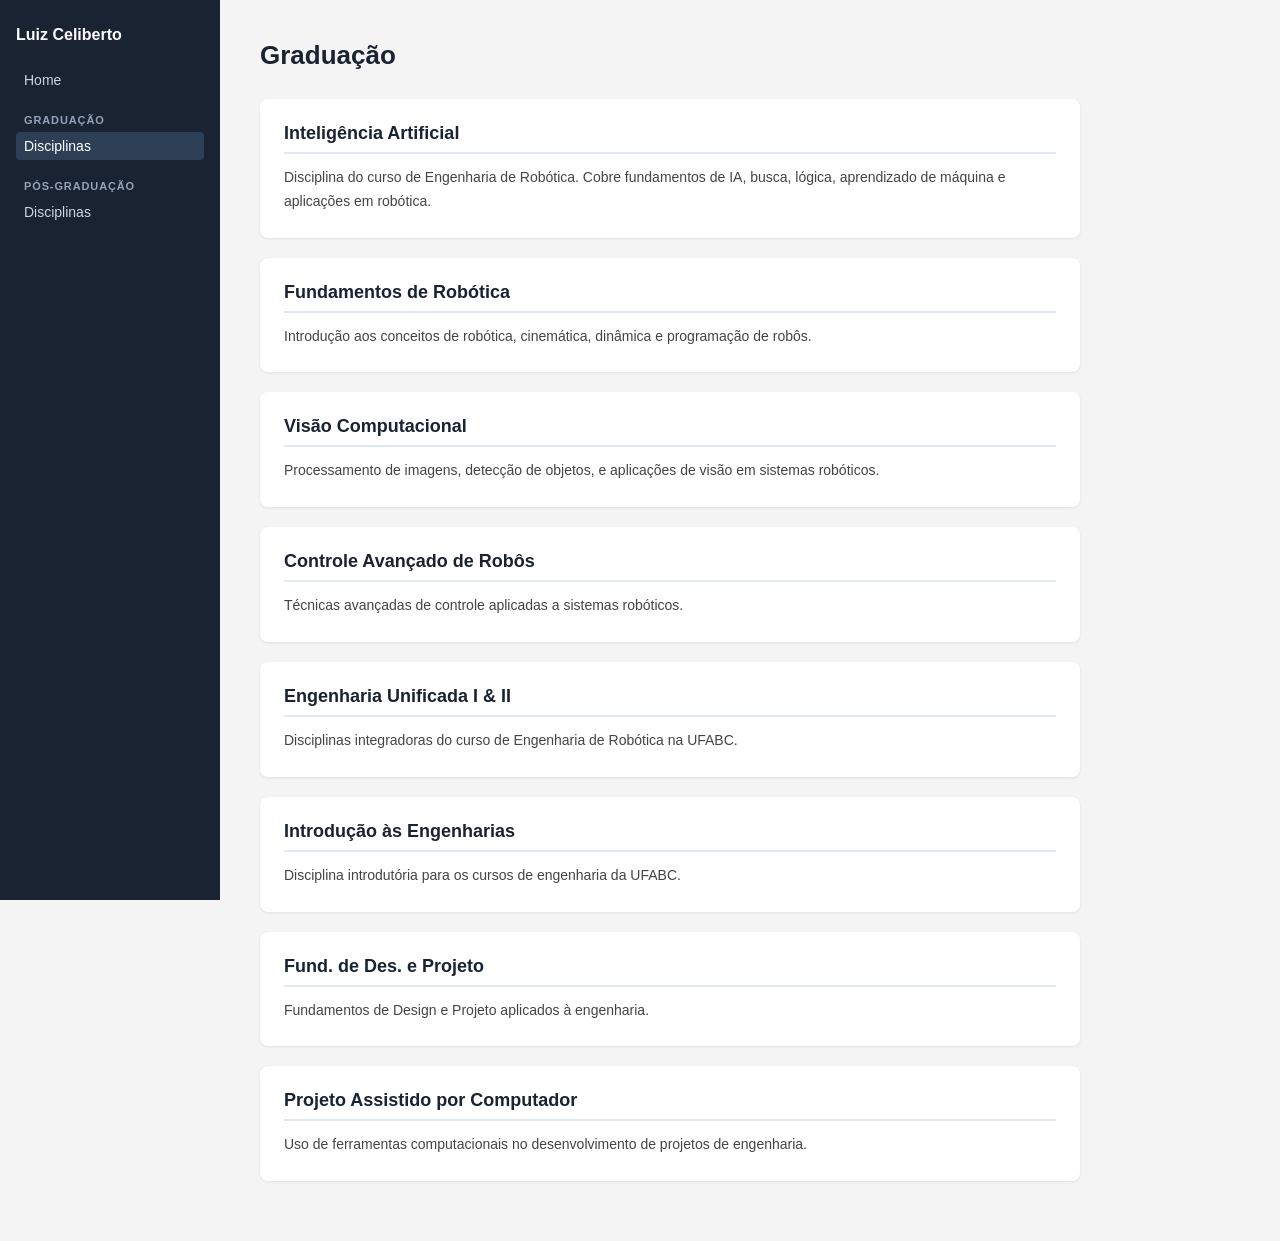
<file: graduacao.html>
<!DOCTYPE html>
<html lang="en">
<head>
<meta charset="UTF-8">
<meta name="viewport" content="width=device-width, initial-scale=1.0">
<title>Graduação – Luiz Celiberto</title>
<link rel="stylesheet" href="style.css">
</head>
<body>
<div class="sidebar">
    <h2>Luiz Celiberto</h2>
    <a href="index.html">Home</a>
    <span class="menu-label">Graduação</span>
    <a href="graduacao.html" class="active">Disciplinas</a>
    <span class="menu-label">Pós-Graduação</span>
    <a href="pos.html">Disciplinas</a>
</div>
<div class="content">
    <header>
        <h1>Graduação</h1>
    </header>

    <section>
        <h2>Inteligência Artificial</h2>
        <p>Disciplina do curso de Engenharia de Robótica. Cobre fundamentos de IA, busca, lógica, aprendizado de máquina e aplicações em robótica.</p>
    </section>

    <section>
        <h2>Fundamentos de Robótica</h2>
        <p>Introdução aos conceitos de robótica, cinemática, dinâmica e programação de robôs.</p>
    </section>

    <section>
        <h2>Visão Computacional</h2>
        <p>Processamento de imagens, detecção de objetos, e aplicações de visão em sistemas robóticos.</p>
    </section>

    <section>
        <h2>Controle Avançado de Robôs</h2>
        <p>Técnicas avançadas de controle aplicadas a sistemas robóticos.</p>
    </section>

    <section>
        <h2>Engenharia Unificada I &amp; II</h2>
        <p>Disciplinas integradoras do curso de Engenharia de Robótica na UFABC.</p>
    </section>

    <section>
        <h2>Introdução às Engenharias</h2>
        <p>Disciplina introdutória para os cursos de engenharia da UFABC.</p>
    </section>

    <section>
        <h2>Fund. de Des. e Projeto</h2>
        <p>Fundamentos de Design e Projeto aplicados à engenharia.</p>
    </section>

    <section>
        <h2>Projeto Assistido por Computador</h2>
        <p>Uso de ferramentas computacionais no desenvolvimento de projetos de engenharia.</p>
    </section>
</div>
</body>
</html>
</file>
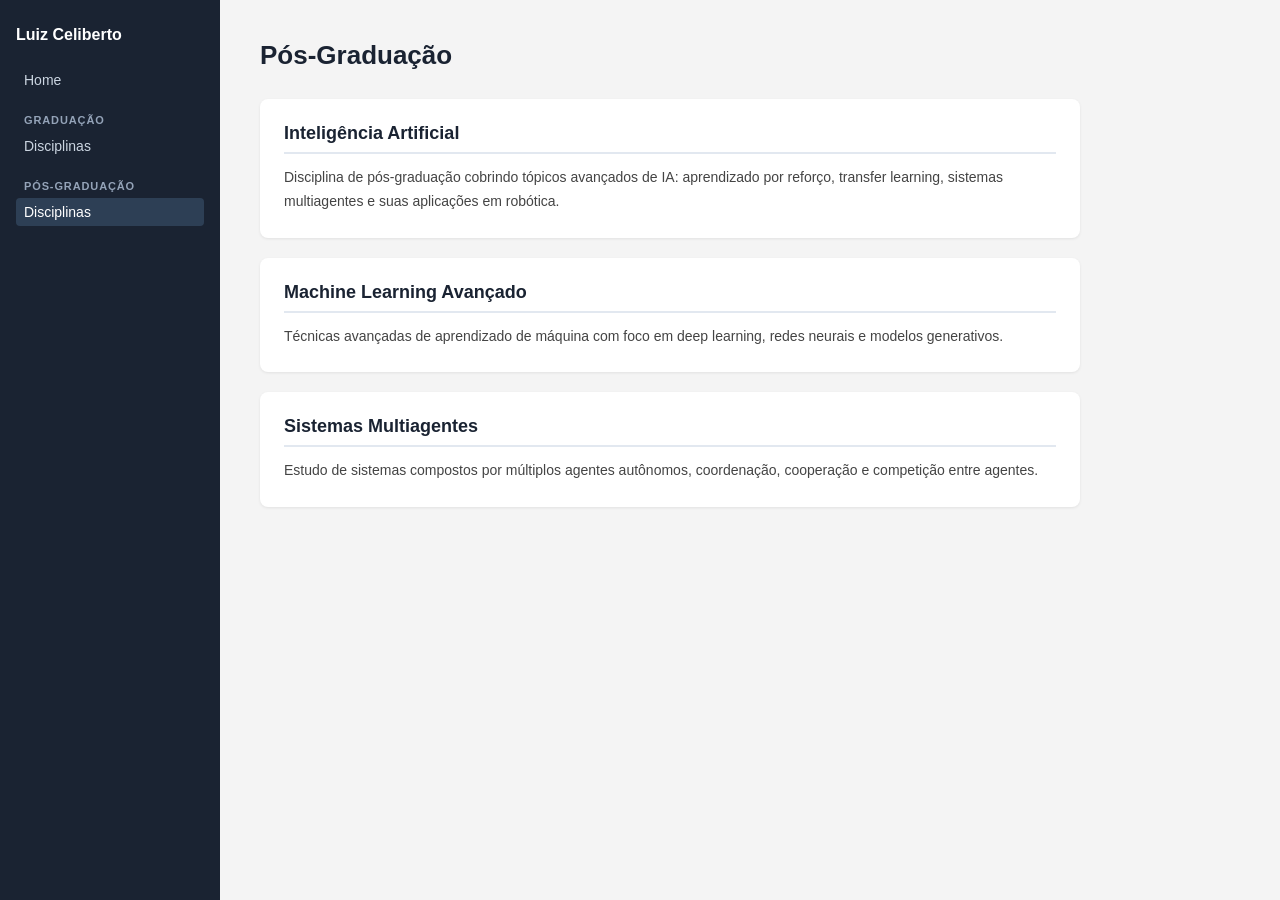
<file: pos.html>
<!DOCTYPE html>
<html lang="en">
<head>
<meta charset="UTF-8">
<meta name="viewport" content="width=device-width, initial-scale=1.0">
<title>Pós-Graduação – Luiz Celiberto</title>
<link rel="stylesheet" href="style.css">
</head>
<body>
<div class="sidebar">
    <h2>Luiz Celiberto</h2>
    <a href="index.html">Home</a>
    <span class="menu-label">Graduação</span>
    <a href="graduacao.html">Disciplinas</a>
    <span class="menu-label">Pós-Graduação</span>
    <a href="pos.html" class="active">Disciplinas</a>
</div>
<div class="content">
    <header>
        <h1>Pós-Graduação</h1>
    </header>

    <section>
        <h2>Inteligência Artificial</h2>
        <p>Disciplina de pós-graduação cobrindo tópicos avançados de IA: aprendizado por reforço, transfer learning, sistemas multiagentes e suas aplicações em robótica.</p>
    </section>

    <section>
        <h2>Machine Learning Avançado</h2>
        <p>Técnicas avançadas de aprendizado de máquina com foco em deep learning, redes neurais e modelos generativos.</p>
    </section>

    <section>
        <h2>Sistemas Multiagentes</h2>
        <p>Estudo de sistemas compostos por múltiplos agentes autônomos, coordenação, cooperação e competição entre agentes.</p>
    </section>
</div>
</body>
</html>
</file>
<file: style.css>
* {
    box-sizing: border-box;
    margin: 0;
    padding: 0;
}

body {
    font-family: Arial, sans-serif;
    display: flex;
    background: #f4f4f4;
    color: #333;
}

/* ── Sidebar ── */
.sidebar {
    width: 220px;
    min-width: 220px;
    background: #1a2332;
    color: white;
    min-height: 100vh;
    padding: 24px 16px;
    position: fixed;
    top: 0;
    left: 0;
    bottom: 0;
    display: flex;
    flex-direction: column;
    gap: 4px;
}

.sidebar h2 {
    font-size: 16px;
    font-weight: bold;
    color: #fff;
    margin-bottom: 16px;
    line-height: 1.4;
}

.sidebar a {
    display: block;
    color: #cbd5e1;
    text-decoration: none;
    padding: 6px 8px;
    border-radius: 4px;
    font-size: 14px;
    transition: background 0.2s, color 0.2s;
}

.sidebar a:hover,
.sidebar a.active {
    background: #2d3f55;
    color: #fff;
}

.menu-label {
    display: block;
    color: #94a3b8;
    font-size: 11px;
    font-weight: bold;
    text-transform: uppercase;
    letter-spacing: 0.08em;
    margin-top: 16px;
    margin-bottom: 2px;
    padding: 0 8px;
}

/* ── Main content ── */
.content {
    margin-left: 220px;
    padding: 40px;
    width: 100%;
    max-width: 900px;
}

/* ── Profile header ── */
.profile-header {
    display: flex;
    align-items: flex-start;
    gap: 32px;
    margin-bottom: 32px;
}

.profile-photo {
    width: 160px;
    height: 160px;
    object-fit: cover;
    border-radius: 8px;
    flex-shrink: 0;
    background: #ddd;
}

.profile-info h1 {
    font-size: 28px;
    margin-bottom: 8px;
    color: #1a2332;
}

.profile-info p {
    font-size: 14px;
    color: #555;
    margin-bottom: 4px;
    line-height: 1.5;
}

.profile-info a {
    color: #2563eb;
    text-decoration: none;
}

.profile-info a:hover {
    text-decoration: underline;
}

/* ── Social links ── */
.social-links {
    display: flex;
    flex-wrap: wrap;
    gap: 8px;
    margin-top: 14px;
}

.social-links a {
    display: inline-block;
    background: #1a2332;
    color: #fff;
    padding: 5px 12px;
    border-radius: 4px;
    font-size: 12px;
    font-weight: bold;
    text-decoration: none;
    transition: background 0.2s;
}

.social-links a:hover {
    background: #2563eb;
}

/* ── Sections ── */
section {
    background: white;
    padding: 24px;
    margin-bottom: 20px;
    border-radius: 8px;
    box-shadow: 0 1px 3px rgba(0,0,0,0.08);
}

section h2 {
    font-size: 18px;
    color: #1a2332;
    margin-bottom: 12px;
    padding-bottom: 8px;
    border-bottom: 2px solid #e2e8f0;
}

section p {
    font-size: 14px;
    line-height: 1.7;
    color: #444;
}

section ul {
    padding-left: 20px;
    font-size: 14px;
    line-height: 2;
    color: #444;
}

section ul li {
    margin-bottom: 4px;
}

/* ── Simple header (non-home pages) ── */
header:not(.profile-header) {
    margin-bottom: 28px;
}

header:not(.profile-header) h1 {
    font-size: 26px;
    color: #1a2332;
}
</file>
